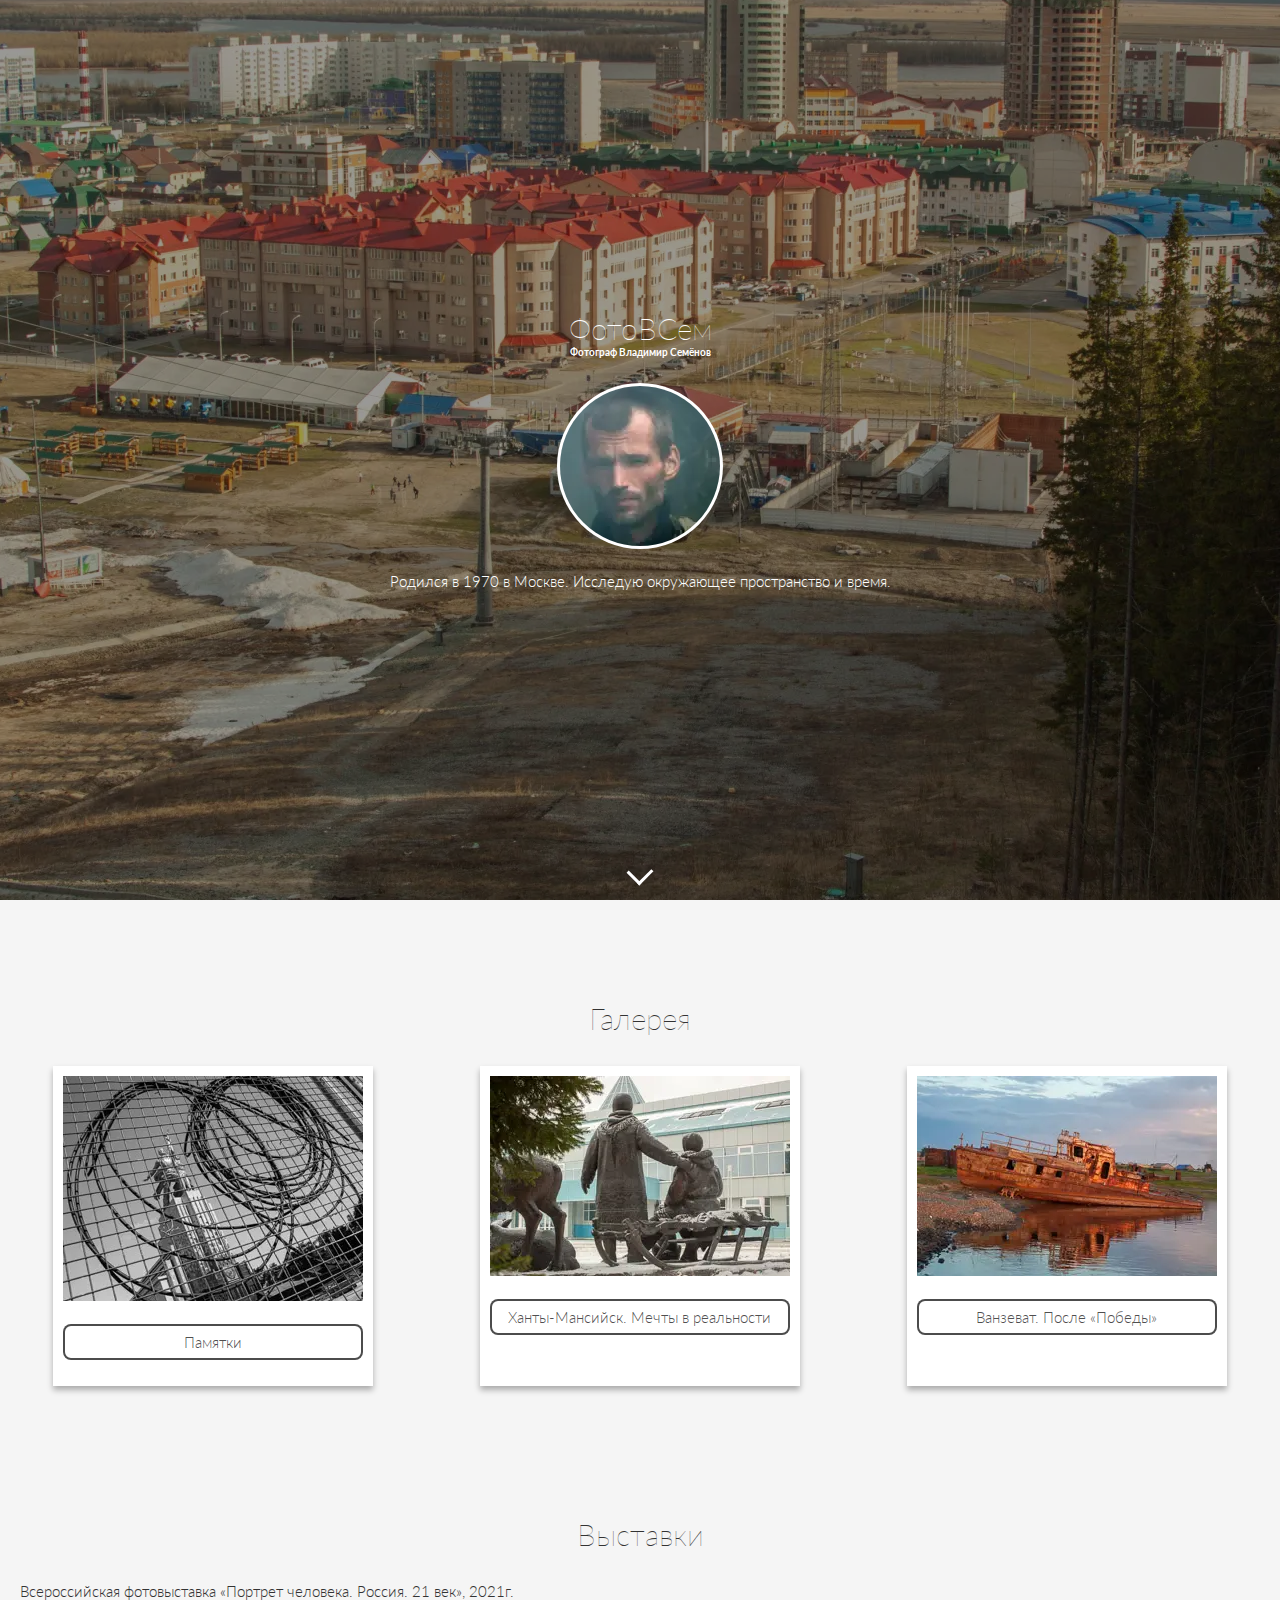
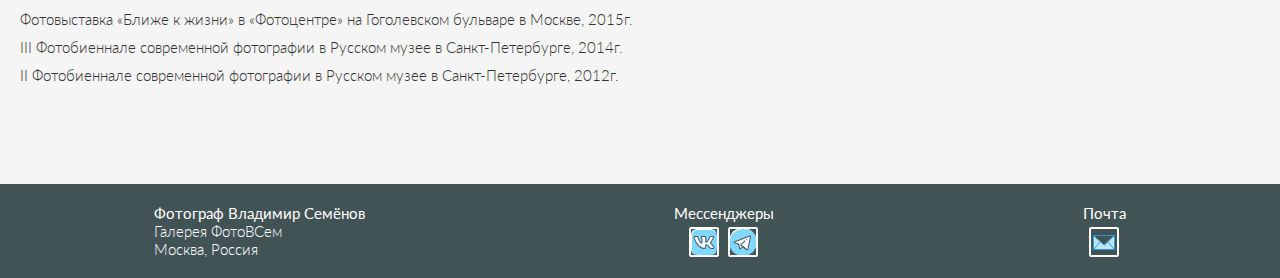
<file: index.html>
<!DOCTYPE html>
<html lang="ru">
  <head>
    <meta charset="utf-8">
    <meta name="viewport" content="width=device-width, initial-scale=1">
    <meta name="theme-color" content="#425356"/>  
    <title>Фотограф Владимир Семёнов – Галерея ФотоВСем (Портфолио)</title>
    <meta name="description" content="Родился в 1970 в Москве. Люблю ходить пешком и исследовать окружающее пространство и время. Галерея лучших работ. Заходите."/>
    <meta name="author" content="Владимир Семёнов"/>
    <link rel="icon" type="image/png" href="favicon.png">
    <link rel="icon" type="image/svg+xml" href="favicon.svg">
    <link href="css/style.css" rel="stylesheet">
    <script src="js/googleTagManager.js"></script>
    <!--[if lt IE 9]>
      <script src="https://oss.maxcdn.com/html5shiv/3.7.3/html5shiv.min.js"></script>
      <script src="https://oss.maxcdn.com/respond/1.4.2/respond.min.js"></script>
    <![endif]-->
  </head>
  <body class="background">
    <!-- Google Tag Manager (noscript) -->
    <noscript>
      <iframe class="gtm" src="https://www.googletagmanager.com/ns.html?id=GTM-PZ3Z97G"></iframe>
    </noscript>
    <!-- End Google Tag Manager (noscript) -->
    <header class="firstscreen" id="main-scroll">
      <div class="firstscreen-container">  
        <div class="firstscreen-content">
          <h1 class="firstscreen-content__title">Фотограф Владимир Семёнов</h1>
          <picture>
            <source media="(min-width: 992px)"
                    srcset="
                      img/VSem_avatar_160.webp 160w,
                      img/VSem_avatar_320.webp 320w"
                    sizes="160px">
            <source media="(min-width: 482px)"
                    srcset="
                      img/VSem_avatar_140.webp 140w,
                      img/VSem_avatar_280.webp 280w"
                    sizes="140px">
            <img class="firstscreen-content__photo"
                 src="img/VSem_avatar_120.webp"
                 srcset="
                      img/VSem_avatar_120.webp 120w,
                      img/VSem_avatar_240.webp 240w"
                 sizes="120px"
                 alt="Фотограф Владимир Семёнов">
          </picture>
          <p class="firstscreen-content__brand">ФотоВСем</p>
          <p class="firstscreen-content__about">Родился в 1970 в Москве. Исследую окружающее пространство и время.</p>
        </div>
        <a class="firstscreen-content__link" href="#myportfolio">Галерея</a>
      </div>
    </header>
    <main class="portfolio" id="myportfolio">
      <section class="portfolio-container">
        <h2 class="main__title">Галерея</h2>
        <ul class="portfolio__list">
          <li class="portfolio__work">
            <img src="img/memo.webp" width="300" height="225" alt="Памятки – Фотограф Владимир Семёнов, Москва, обложка фотосерии">
            <a href="memos.html">Памятки</a>
          </li>
          <li class="portfolio__work">
            <img src="img/hm.webp" width="300" height="200" alt="Ханты-Мансийск – Фотограф Владимир Семёнов, Ханты-Мансийск, обложка фотокниги">
            <a href="hm.html">Ханты-Мансийск. Мечты в реальности</a>
          </li>
          <li class="portfolio__work">
            <img src="img/vanzevat.webp" width="300" height="200" alt="Ванзеват – Фотограф Владимир Семёнов, Ванзеват, обложка фотокниги">
            <a href="vansevat.html">Ванзеват. После «Победы»</a>
          </li>
        </ul>
      </section>
      <section class="exhibitions">
        <h2 class="main__title">Выставки</h2>
        <ul class="exhibitions__list">
          <li>Всероссийская фотовыставка «Портрет человека. Россия. 21 век», 2021г.</li>
          <li>Фотовыставка «Ближе к жизни» в «Фотоцентре» на Гоголевском бульваре в Москве, 2015г.</li>
          <li>III Фотобиеннале современной фотографии в Русском музее в Санкт-Петербурге, 2014г.</li>
          <li>II Фотобиеннале современной фотографии в Русском музее в Санкт-Петербурге, 2012г.</li>
        </ul>
      </section>
    </main>
    <footer class="footer-content">
      <div class="footer-container">
        <div class="footer-content__aboutme">
          <p class="gallery"><strong>Фотограф Владимир Семёнов</strong></p>
          <p class="about-me">Галерея ФотоВСем</p>
          <p class="location">Москва, Россия</p>
        </div>
        <div class="footer-content__social">
          <p class="message"><strong>Мессенджеры</strong></p>
          <ul>
            <li>
              <a class="button social-button-vk" href="https://vk.me/semyonovladimir">ВКонтакте</a>
            </li>
            <li>
              <a class="button social-button-telegram" href="https://telegram.me/VladimirSemyonov">Телеграм</a>
            </li>
          </ul>
        </div>
        <div class="footer-content__contacts">
          <p class="email"><strong>Почта</strong></p>
          <ul>
            <li>
              <a class="button send-email-button" href="mailto:photovsem.hm@yandex.ru">Написать</a>
            </li>
          </ul>
        </div>
      </div>
    </footer>
  </body>
</html>
</file>
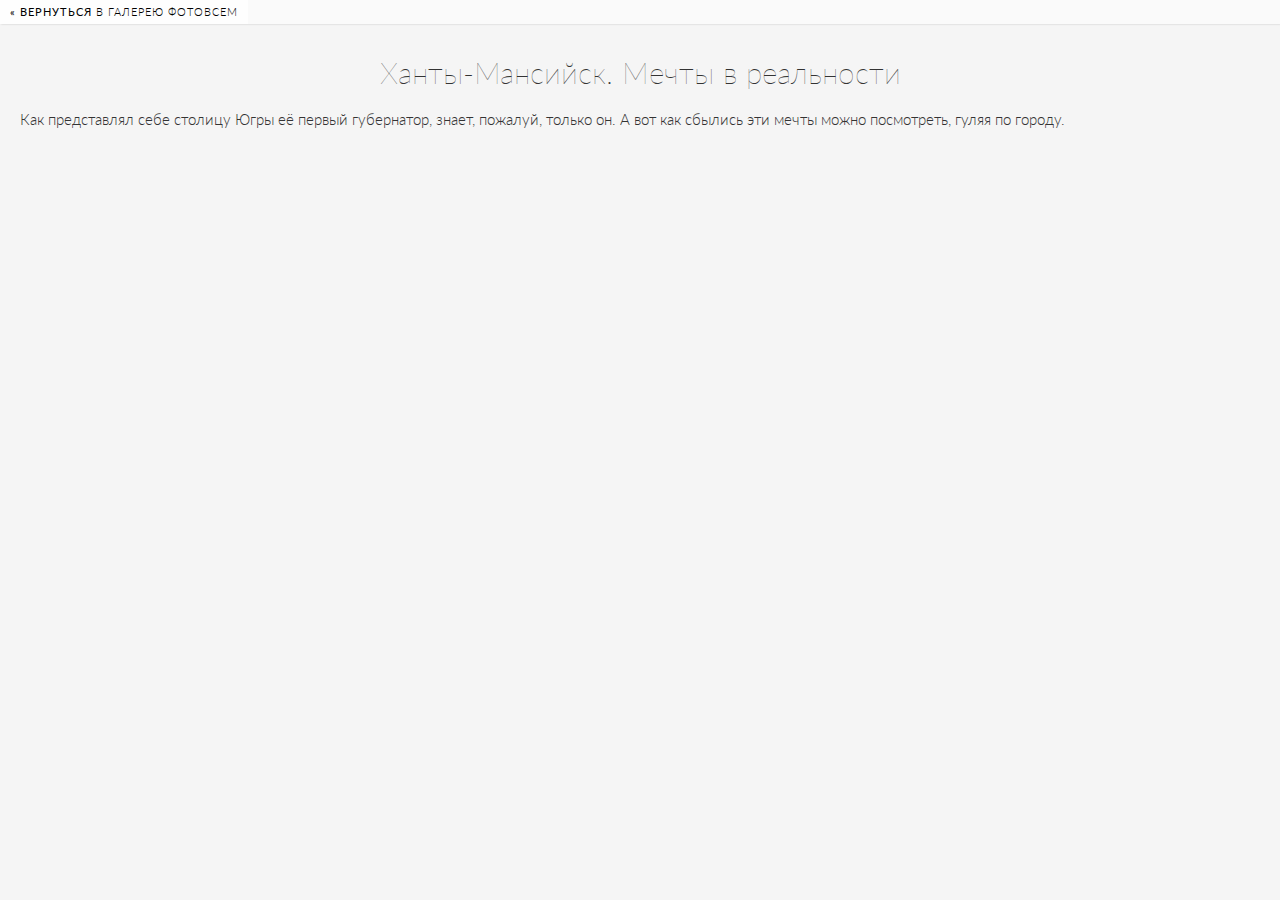
<file: hm.html>
<!DOCTYPE html>
<html lang="ru">
    <head>
		<meta charset="UTF-8"/>
		<meta name="viewport" content="width=device-width, initial-scale=1.0">
		<meta name="theme-color" content="#425356"/> 
        <title>Ханты-Мансийск – Фотограф Владимир Семёнов (Галерея ФотоВСем)</title>
        <meta name="description" content="Как представлял себе столицу Югры её первый губернатор знает, только он. А вот как сбылись эти мечты можно посмотреть гуляя по городу, 2021. Фотокнига."/>
        <meta name="author" content="Владимир Семёнов"/>
        <link rel="icon" type="image/png" href="favicon.png">
        <link rel="icon" type="image/svg+xml" href="favicon.svg"> 
        <link rel="stylesheet" type="text/css" href="css/style.css"/> 
		<script src="js/modernizr.custom.70736.js"></script>
		<noscript><link rel="stylesheet" type="text/css" href="css/noJS.css"/></noscript>
        <script src="js/googleTagManager.js"></script>
        <script src="https://vk.com/js/api/openapi.js?162"></script>
        <script src="js/vkOopenAPI.js"></script>
		<!--[if lte IE 7]><style>.main{display:none;} .support-note .note-ie{display:block;}</style><![endif]-->
    </head>
    <body class="background">
		<!-- Google Tag Manager (noscript) -->
		<noscript>
			<iframe class="gtm" src="https://www.googletagmanager.com/ns.html?id=GTM-PZ3Z97G"></iframe>
		</noscript>
		<!-- End Google Tag Manager (noscript) -->
		<div class="container">
			<header>
				<div class="codrops-top clearfix">
					<a href="index.html#myportfolio">
						<strong>&laquo; Вернуться</strong> в галерею ФотоВСем
					</a>
				</div>
			</header>
			<main class="main main-photobook">
				<section class="concept">
					<h1 class="main-title">Ханты-Мансийск. Мечты в реальности</h1>
					<p class="main-concept">Как представлял себе столицу Югры её первый губернатор, знает, пожалуй, только он. А вот как сбылись эти мечты можно посмотреть, гуляя по городу.</p>
				</section>
				<iframe class="photobook_html" src="https://online.pubhtml5.com/fncy/xlyp/"></iframe>
				<div class="vk-comments" id="vk_comments"></div>
			</main>	
			<script src="js/vkComments.js"></script>
		</div>
		</body>
	</html>
</file>
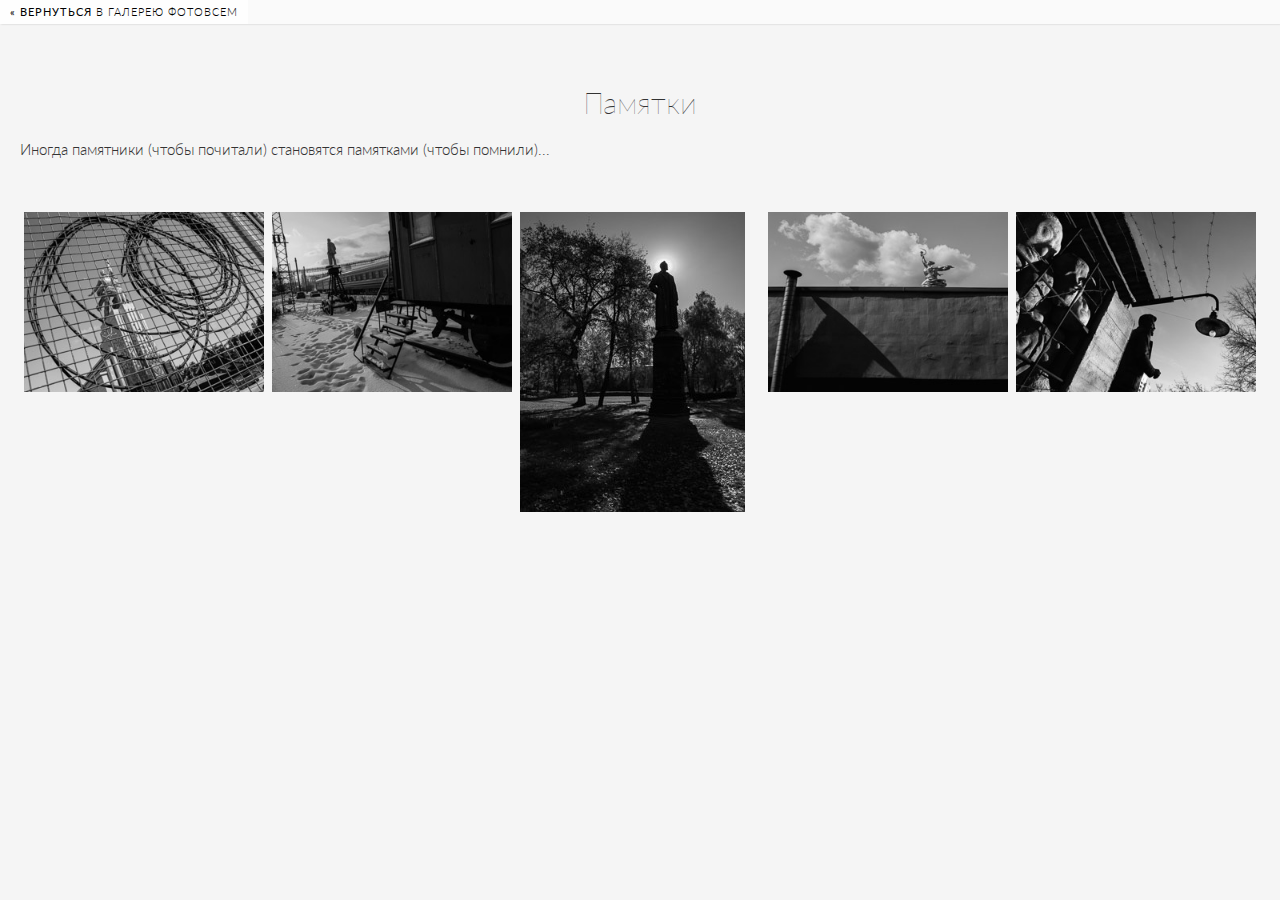
<file: memos.html>
<!DOCTYPE html>
<html lang="ru">
    <head>
		<meta charset="UTF-8"/>
		<meta name="viewport" content="width=device-width, initial-scale=1.0">
		<meta name="theme-color" content="#425356"/> 
        <title>Памятки - Фотограф Владимир Семёнов (Галерея ФотоВСем)</title>
        <meta name="description" content="Иногда памятники (чтобы почитали) становятся памятками (чтобы помнили). Москва. 2010-2011. Серия из 5-и чёно-белых фотографий. Заходите."/>
        <meta name="author" content="Владимир Семёнов"/>
        <link rel="icon" type="img/png" href="favicon.png">
	    <link rel="icon" type="img/svg+xml" href="favicon.svg"> 
        <link rel="stylesheet" type="text/css" href="css/style.css"/>
		<script src="js/modernizr.custom.70736.js"></script>
		<noscript><link rel="stylesheet" type="text/css" href="css/noJS.css"/></noscript>
	    <script src="js/googleTagManager.js"></script>
	    <script src="https://vk.com/js/api/openapi.js?162"></script>
        <script src="js/vkOopenAPI.js"></script>
		<!--[if lte IE 7]><style>.main{display:none;} .support-note .note-ie{display:block;}</style><![endif]-->
    </head>
    <body class="background">
		<!-- Google Tag Manager (noscript) -->
		<noscript>
			<iframe class="gtm" src="https://www.googletagmanager.com/ns.html?id=GTM-PZ3Z97G"></iframe>
		</noscript>
			<!-- End Google Tag Manager (noscript) -->
        <div class="container">
		
			<!-- Codrops top bar -->
            <div class="codrops-top clearfix">
                <a href="index.html#myportfolio">
                    <strong>&laquo; Вернуться</strong> в галерею ФотоВСем
                </a>
            </div>
            <!--/ Codrops top bar -->
			
			<div class="main">
				<header class="clearfix">
					<div class="support-note">
						<span class="note-ie">Sorry, only modern browsers.</span>
					</div>
				</header>
				<main>
					<section class="concept">
						<h1 class="main-title">Памятки</h1>
						<p class="main-concept">Иногда памятники (чтобы почитали) становятся памятками (чтобы помнили)...</p>
					</section>
				</main>
				
				<div class="gamma-container gamma-loading" id="gamma-container">

					<ul class="gamma-gallery">

						<li>
							<div data-alt="img03" data-description="<h3>Запутанная история</h3>" data-max-width="1800" data-max-height="1350">
								<div data-src="img/xxxlarge/reminders-1.jpg" data-min-width="1300"></div>
								<div data-src="img/xxlarge/reminders-1.jpg" data-min-width="1000"></div>
								<div data-src="img/xlarge/reminders-1.jpg" data-min-width="700"></div>
								<div data-src="img/large/reminders-1.jpg" data-min-width="300"></div>
								<div data-src="img/medium/reminders-1.jpg" data-min-width="200"></div>
								<div data-src="img/small/reminders-1.jpg" data-min-width="140"></div>
								<div data-src="img/xsmall/reminders-1.jpg"></div>
								<noscript>
									<img src="img/xsmall/reminders-1.jpg" alt="Запутанная история – Фотограф Владимир Семёнов, Москва"/>
								</noscript>
							</div>
						</li>
						<li>
							<div data-alt="img03" data-description="<h3>зАПАСНЫЙ ПУТЬ</h3>" data-max-width="1800" data-max-height="1350">
								<div data-src="img/xxxlarge/reminders-2.jpg" data-min-width="1300"></div>
								<div data-src="img/xxlarge/reminders-2.jpg" data-min-width="1000"></div>
								<div data-src="img/xlarge/reminders-2.jpg" data-min-width="700"></div>
								<div data-src="img/large/reminders-2.jpg" data-min-width="300"></div>
								<div data-src="img/medium/reminders-2.jpg" data-min-width="200"></div>
								<div data-src="img/small/reminders-2.jpg" data-min-width="140"></div>
								<div data-src="img/xsmall/reminders-2.jpg"></div>
								<noscript>
									<img src="img/xsmall/reminders-2.jpg" alt="зАПАСНЫЙ ПУТЬ – Фотограф Владимир Семёнов, Москва"/>
								</noscript>
							</div>
						</li>
						<li>
                            <div data-alt="img03" data-description="<h3>Затмение</h3>" data-max-width="1800" data-max-height="1350">
                                <div data-src="img/xxxlarge/reminders-3.jpg" data-min-width="1300"></div>
                                <div data-src="img/xxlarge/reminders-3.jpg" data-min-width="1000"></div>
                                <div data-src="img/xlarge/reminders-3.jpg" data-min-width="700"></div>
                                <div data-src="img/large/reminders-3.jpg" data-min-width="300"></div>
                                <div data-src="img/medium/reminders-3.jpg" data-min-width="200"></div>
                                <div data-src="img/small/reminders-3.jpg" data-min-width="140"></div>
                                <div data-src="img/xsmall/reminders-3.jpg"></div>
                                <noscript>
                                    <img src="img/xsmall/reminders-3.jpg" alt="Затмение – Фотограф Владимир Семёнов, Москва"/>
                                </noscript>
                            </div>
                        </li>
						<li>
							<div data-alt="img03" data-description="<h3>Не по Сеньке шляпка</h3>" data-max-width="1800" data-max-height="1350">
								<div data-src="img/xxxlarge/reminders-4.jpg" data-min-width="1300"></div>
								<div data-src="img/xxlarge/reminders-4.jpg" data-min-width="1000"></div>
								<div data-src="img/xlarge/reminders-4.jpg" data-min-width="700"></div>
								<div data-src="img/large/reminders-4.jpg" data-min-width="300"></div>
								<div data-src="img/medium/reminders-4.jpg" data-min-width="200"></div>
								<div data-src="img/small/reminders-4.jpg" data-min-width="140"></div>
								<div data-src="img/xsmall/reminders-4.jpg"></div>
								<noscript>
									<img src="img/xsmall/reminders-4.jpg" alt="Не по Сеньке шляпка – Фотограф Владимир Семёнов, Москва"/>
								</noscript>
							</div>
						</li>
						<li>
							<div data-alt="img03" data-description="<h3>ПроСВЕТление</h3>" data-max-width="1800" data-max-height="1350">
								<div data-src="img/xxxlarge/reminders-5.jpg" data-min-width="1300"></div>
								<div data-src="img/xxlarge/reminders-5.jpg" data-min-width="1000"></div>
								<div data-src="img/xlarge/reminders-5.jpg" data-min-width="700"></div>
								<div data-src="img/large/reminders-5.jpg" data-min-width="300"></div>
								<div data-src="img/medium/reminders-5.jpg" data-min-width="200"></div>
								<div data-src="img/small/reminders-5.jpg" data-min-width="140"></div>
								<div data-src="img/xsmall/reminders-5.jpg"></div>
								<noscript>
									<img src="img/xsmall/reminders-5.jpg" alt="ПроСВЕТление – Фотограф Владимир Семёнов, Москва"/>
								</noscript>
							</div>
						</li>
					</ul>

					<div class="gamma-overlay"></div>

					<div class="vk-comments" id="vk_comments"></div>

				</div>

			</div><!--/main-->
		</div>
		<script src="https://ajax.googleapis.com/ajax/libs/jquery/1.8.2/jquery.min.js"></script>
		<script src="js/jquery.masonry.min.js"></script>
		<script src="js/jquery.history.js"></script>
		<script src="js/js-url.min.js"></script>
		<script src="js/jquerypp.custom.js"></script>
		<script src="js/gamma.js"></script>
		<script src="js/gammaSettings.js"></script>
        <script src="js/vkComments.js"></script>
         	
	</body>
</html>
</file>
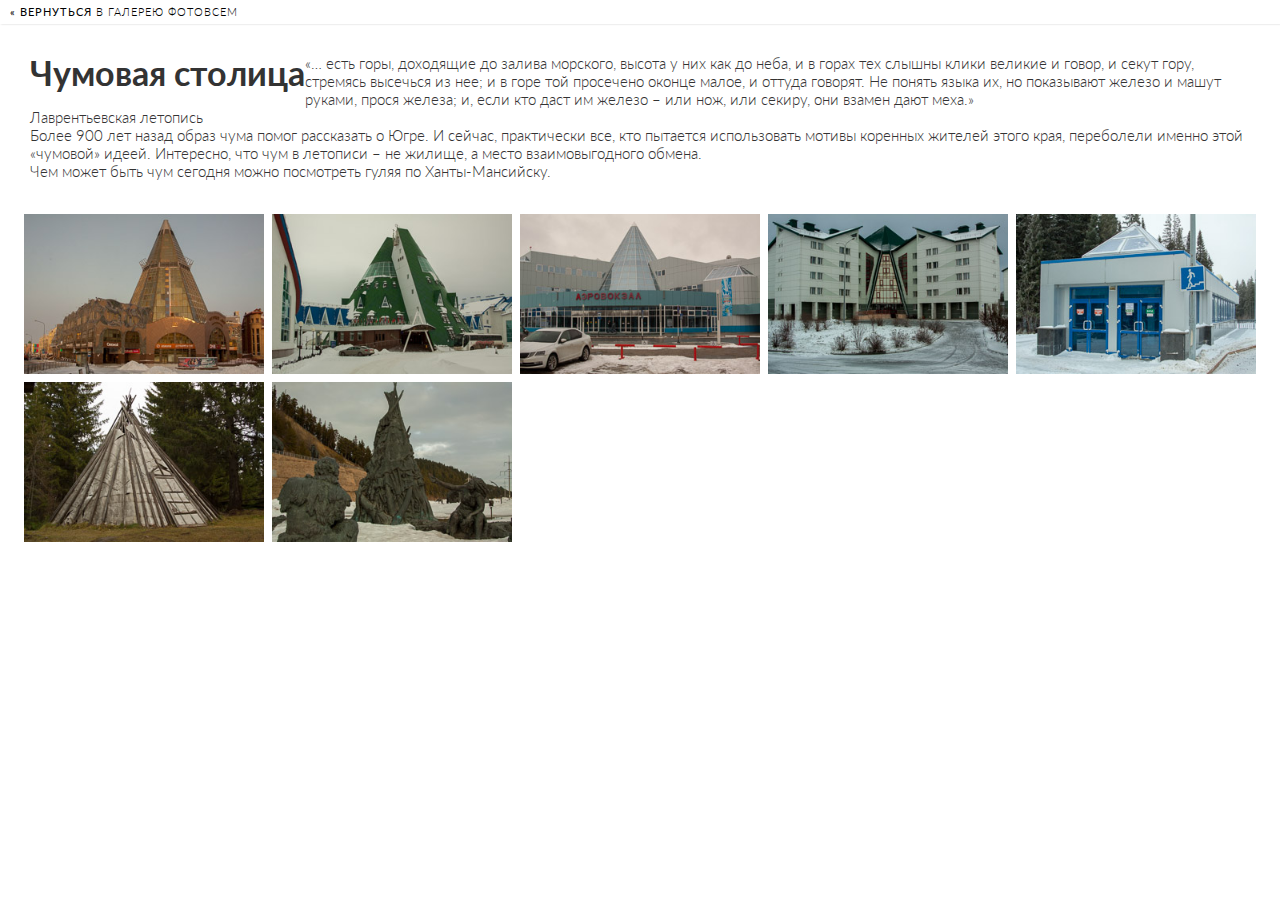
<file: tentCapital.html>
<!DOCTYPE html>
<html lang="ru">
    <head>
		<meta charset="UTF-8"/>
        <meta http-equiv="X-UA-Compatible" content="IE=edge,chrome=1"> 
		<meta name="viewport" content="width=device-width, initial-scale=1.0"> 
        <title>Чумовая столица. Ханты-Мансийск, 2016-2020гг. - Галерея ФотоВСем</title>
        <meta name="description" content="Какие образы мира у реальных политиков мы можем только догадываться. Зато мы можем увидеть образы политиков в реальном мире. Например, в Ханты-Мансийске"/>
        <meta name="author" content="Владимир Семёнов"/>
        <link rel="icon" type="image/png" href="favicon.png">
	    <link rel="icon" type="image/svg+xml" href="favicon.svg"> 
        <link rel="stylesheet" type="text/css" href="css/style.css"/>
		<script src="js/modernizr.custom.70736.js"></script>
		<noscript><link rel="stylesheet" type="text/css" href="css/noJS.css"/></noscript>
	    <script src="js/googleTagManager.js"></script>
	    <script type="text/javascript" src="https://vk.com/js/api/openapi.js?162"></script>
        <script type="text/javascript" src="js/vkOopenAPI.js"></script>
		<!--[if lte IE 7]><style>.main{display:none;} .support-note .note-ie{display:block;}</style><![endif]-->
    </head>
    <body>
        <div class="container">
		
			<!-- Codrops top bar -->
            <div class="codrops-top clearfix">
                <a href="index.html">
                    <strong>&laquo; Вернуться</strong> в галерею ФотоВСем
                </a>
            </div>
            <!--/ Codrops top bar -->
			
			<div class="main">
				<header class="clearfix">
				
					<h1>Чумовая столица</h1>
                    <div class="row">
                        <div class="quote col-6">
                        <blockquote>
                        «… есть горы, доходящие до залива морского, высота у них как до неба, и в горах тех слышны клики великие и говор, и секут гору, стремясь высечься из нее; и в горе той просечено оконце малое, и оттуда говорят. Не понять языка их, но показывают железо и машут руками, прося железа; и, если кто даст им железо – или нож, или секиру, они взамен дают меха.»
                        </blockquote>
                        <p>Лаврентьевская летопись</p>
                    </div>
                    </div>
                    <p>
                      Более 900 лет назад образ чума помог рассказать о Югре. И сейчас, практически все, кто пытается использовать мотивы коренных жителей этого края, переболели именно этой «чумовой» идеей. Интересно, что чум в летописи – не жилище, а место взаимовыгодного обмена. 
                    </p>
                    <p>Чем может быть чум сегодня можно посмотреть гуляя по Ханты-Мансийску.</p>

					<div class="support-note">
						<span class="note-ie">Sorry, only modern browsers.</span>
					</div>
					
				</header>
				
				<div class="gamma-container gamma-loading" id="gamma-container">

					<ul class="gamma-gallery">

						<li>
							<div data-alt="img03" data-description="<h3>Чум – Торговый центр</h3>" data-max-width="1800" data-max-height="1350">
								<div data-src="images/xxxlarge/tentCapital-1.jpg" data-min-width="1300"></div>
								<div data-src="images/xxlarge/tentCapital-1.jpg" data-min-width="1000"></div>
								<div data-src="images/xlarge/tentCapital-1.jpg" data-min-width="700"></div>
								<div data-src="images/large/tentCapital-1.jpg" data-min-width="300"></div>
								<div data-src="images/medium/tentCapital-1.jpg" data-min-width="200"></div>
								<div data-src="images/small/tentCapital-1.jpg" data-min-width="140"></div>
								<div data-src="images/xsmall/tentCapital-1.jpg"></div>
								<noscript>
									<img src="images/xsmall/tentCapital-1.jpg" alt="img03"/>
								</noscript>
							</div>
						</li>
						<li>
							<div data-alt="img03" data-description="<h3>Чум – гостиница</h3>" data-max-width="1800" data-max-height="1350">
								<div data-src="images/xxxlarge/tentCapital-2.jpg" data-min-width="1300"></div>
								<div data-src="images/xxlarge/tentCapital-2.jpg" data-min-width="1000"></div>
								<div data-src="images/xlarge/tentCapital-2.jpg" data-min-width="700"></div>
								<div data-src="images/large/tentCapital-2.jpg" data-min-width="300"></div>
								<div data-src="images/medium/tentCapital-2.jpg" data-min-width="200"></div>
								<div data-src="images/small/tentCapital-2.jpg" data-min-width="140"></div>
								<div data-src="images/xsmall/tentCapital-2.jpg"></div>
								<noscript>
									<img src="images/xsmall/tentCapital-2.jpg" alt="img03"/>
								</noscript>
							</div>
						</li>
						<li>
                            <div data-alt="img03" data-description="<h3>Чум – аэропорт</h3>" data-max-width="1800" data-max-height="1350">
                                <div data-src="images/xxxlarge/tentCapital-3.jpg" data-min-width="1300"></div>
                                <div data-src="images/xxlarge/tentCapital-3.jpg" data-min-width="1000"></div>
                                <div data-src="images/xlarge/tentCapital-3.jpg" data-min-width="700"></div>
                                <div data-src="images/large/tentCapital-3.jpg" data-min-width="300"></div>
                                <div data-src="images/medium/tentCapital-3.jpg" data-min-width="200"></div>
                                <div data-src="images/small/tentCapital-3.jpg" data-min-width="140"></div>
                                <div data-src="images/xsmall/tentCapital-3.jpg"></div>
                                <noscript>
                                    <img src="images/xsmall/tentCapital-3.jpg" alt="img03"/>
                                </noscript>
                            </div>
                        </li>
						<li>
							<div data-alt="img03" data-description="<h3>Чум – общежитие</h3>" data-max-width="1800" data-max-height="1350">
								<div data-src="images/xxxlarge/tentCapital-4.jpg" data-min-width="1300"></div>
								<div data-src="images/xxlarge/tentCapital-4.jpg" data-min-width="1000"></div>
								<div data-src="images/xlarge/tentCapital-4.jpg" data-min-width="700"></div>
								<div data-src="images/large/tentCapital-4.jpg" data-min-width="300"></div>
								<div data-src="images/medium/tentCapital-4.jpg" data-min-width="200"></div>
								<div data-src="images/small/tentCapital-4.jpg" data-min-width="140"></div>
								<div data-src="images/xsmall/tentCapital-4.jpg"></div>
								<noscript>
									<img src="images/xsmall/tentCapital-4.jpg" alt="img03"/>
								</noscript>
							</div>
						</li>
						<li>
							<div data-alt="img03" data-description="<h3>Чум – подземный переход</h3>" data-max-width="1800" data-max-height="1350">
								<div data-src="images/xxxlarge/tentCapital-5.jpg" data-min-width="1300"></div>
								<div data-src="images/xxlarge/tentCapital-5.jpg" data-min-width="1000"></div>
								<div data-src="images/xlarge/tentCapital-5.jpg" data-min-width="700"></div>
								<div data-src="images/large/tentCapital-5.jpg" data-min-width="300"></div>
								<div data-src="images/medium/tentCapital-5.jpg" data-min-width="200"></div>
								<div data-src="images/small/tentCapital-5.jpg" data-min-width="140"></div>
								<div data-src="images/xsmall/tentCapital-5.jpg"></div>
								<noscript>
									<img src="images/xsmall/tentCapital-5.jpg" alt="img03"/>
								</noscript>
							</div>
						</li>
                        <li>
                            <div data-alt="img03" data-description="<h3>Чум – музейный экспонат</h3>" data-max-width="1800" data-max-height="1350">
                                <div data-src="images/xxxlarge/tentCapital-6.jpg" data-min-width="1300"></div>
                                <div data-src="images/xxlarge/tentCapital-6.jpg" data-min-width="1000"></div>
                                <div data-src="images/xlarge/tentCapital-6.jpg" data-min-width="700"></div>
                                <div data-src="images/large/tentCapital-6.jpg" data-min-width="300"></div>
                                <div data-src="images/medium/tentCapital-6.jpg" data-min-width="200"></div>
                                <div data-src="images/small/tentCapital-6.jpg" data-min-width="140"></div>
                                <div data-src="images/xsmall/tentCapital-6.jpg"></div>
                                <noscript>
                                    <img src="images/xsmall/tentCapital-6.jpg" alt="img03"/>
                                </noscript>
                            </div>
                        </li>
                        <li>
                            <div data-alt="img03" data-description="<h3>Чум – скультура</h3>" data-max-width="1800" data-max-height="1350">
                                <div data-src="images/xxxlarge/tentCapital-7.jpg" data-min-width="1300"></div>
                                <div data-src="images/xxlarge/tentCapital-7.jpg" data-min-width="1000"></div>
                                <div data-src="images/xlarge/tentCapital-7.jpg" data-min-width="700"></div>
                                <div data-src="images/large/tentCapital-7.jpg" data-min-width="300"></div>
                                <div data-src="images/medium/tentCapital-7.jpg" data-min-width="200"></div>
                                <div data-src="images/small/tentCapital-7.jpg" data-min-width="140"></div>
                                <div data-src="images/xsmall/tentCapital-7.jpg"></div>
                                <noscript>
                                    <img src="images/xsmall/tentCapital-7.jpg" alt="img03"/>
                                </noscript>
                            </div>
                        </li>
					</ul>

					<div class="gamma-overlay"></div>

					<div class="vk-comments" id="vk_comments"></div>

				</div>

			</div>
		</div>
		<script src="https://ajax.googleapis.com/ajax/libs/jquery/1.8.2/jquery.min.js"></script>
		<script src="js/jquery.masonry.min.js"></script>
		<script src="js/jquery.history.js"></script>
		<script src="js/js-url.min.js"></script>
		<script src="js/jquerypp.custom.js"></script>
		<script src="js/gamma.js"></script>
		<script type="text/javascript">
			
			$(function() {

				var GammaSettings = {
						// order is important!
						viewport : [ {
							width : 1200,
							columns : 5
						}, {
							width : 900,
							columns : 4
						}, {
							width : 500,
							columns : 3
						}, { 
							width : 320,
							columns : 2
						}, { 
							width : 0,
							columns : 2
						} ]
				};

				Gamma.init( GammaSettings, fncallback );


				// Example how to add more items (just a dummy):

				var page = 0,
					items = ['<li><div data-alt="img03" data-description="<h3>Sky high</h3>" data-max-width="1800" data-max-height="1350"><div data-src="images/xxxlarge/3.jpg" data-min-width="1300"></div><div data-src="images/xxlarge/3.jpg" data-min-width="1000"></div><div data-src="images/xlarge/3.jpg" data-min-width="700"></div><div data-src="images/large/3.jpg" data-min-width="300"></div><div data-src="images/medium/3.jpg" data-min-width="200"></div><div data-src="images/small/3.jpg" data-min-width="140"></div><div data-src="images/xsmall/3.jpg"></div><noscript><img src="images/xsmall/3.jpg" alt="img03"/></noscript></div></li><li><div data-alt="img03" data-description="<h3>Sky high</h3>" data-max-width="1800" data-max-height="1350"><div data-src="images/xxxlarge/3.jpg" data-min-width="1300"></div><div data-src="images/xxlarge/3.jpg" data-min-width="1000"></div><div data-src="images/xlarge/3.jpg" data-min-width="700"></div><div data-src="images/large/3.jpg" data-min-width="300"></div><div data-src="images/medium/3.jpg" data-min-width="200"></div><div data-src="images/small/3.jpg" data-min-width="140"></div><div data-src="images/xsmall/3.jpg"></div><noscript><img src="images/xsmall/3.jpg" alt="img03"/></noscript></div></li><li><div data-alt="img03" data-description="<h3>Sky high</h3>" data-max-width="1800" data-max-height="1350"><div data-src="images/xxxlarge/3.jpg" data-min-width="1300"></div><div data-src="images/xxlarge/3.jpg" data-min-width="1000"></div><div data-src="images/xlarge/3.jpg" data-min-width="700"></div><div data-src="images/large/3.jpg" data-min-width="300"></div><div data-src="images/medium/3.jpg" data-min-width="200"></div><div data-src="images/small/3.jpg" data-min-width="140"></div><div data-src="images/xsmall/3.jpg"></div><noscript><img src="images/xsmall/3.jpg" alt="img03"/></noscript></div></li><li><div data-alt="img03" data-description="<h3>Sky high</h3>" data-max-width="1800" data-max-height="1350"><div data-src="images/xxxlarge/3.jpg" data-min-width="1300"></div><div data-src="images/xxlarge/3.jpg" data-min-width="1000"></div><div data-src="images/xlarge/3.jpg" data-min-width="700"></div><div data-src="images/large/3.jpg" data-min-width="300"></div><div data-src="images/medium/3.jpg" data-min-width="200"></div><div data-src="images/small/3.jpg" data-min-width="140"></div><div data-src="images/xsmall/3.jpg"></div><noscript><img src="images/xsmall/3.jpg" alt="img03"/></noscript></div></li><li><div data-alt="img03" data-description="<h3>Sky high</h3>" data-max-width="1800" data-max-height="1350"><div data-src="images/xxxlarge/3.jpg" data-min-width="1300"></div><div data-src="images/xxlarge/3.jpg" data-min-width="1000"></div><div data-src="images/xlarge/3.jpg" data-min-width="700"></div><div data-src="images/large/3.jpg" data-min-width="300"></div><div data-src="images/medium/3.jpg" data-min-width="200"></div><div data-src="images/small/3.jpg" data-min-width="140"></div><div data-src="images/xsmall/3.jpg"></div><noscript><img src="images/xsmall/3.jpg" alt="img03"/></noscript></div></li>']

				function fncallback() {

					$( '#loadmore' ).show().on( 'click', function() {

						++page;
						var newitems = items[page-1]
						if( page <= 1 ) {
							
							Gamma.add( $( newitems ) );

						}
						if( page === 1 ) {

							$( this ).remove();

						}

					} );

				}

			});

		</script>

		<noscript>
        	<iframe src="https://www.googletagmanager.com/ns.html?id=GTM-PZ3Z97G" height="0" width="0" style="display:none;visibility:hidden"></iframe>
    	</noscript>

        <script src="js/vkComments.js"></script>
         	
	</body>
</html>
</file>
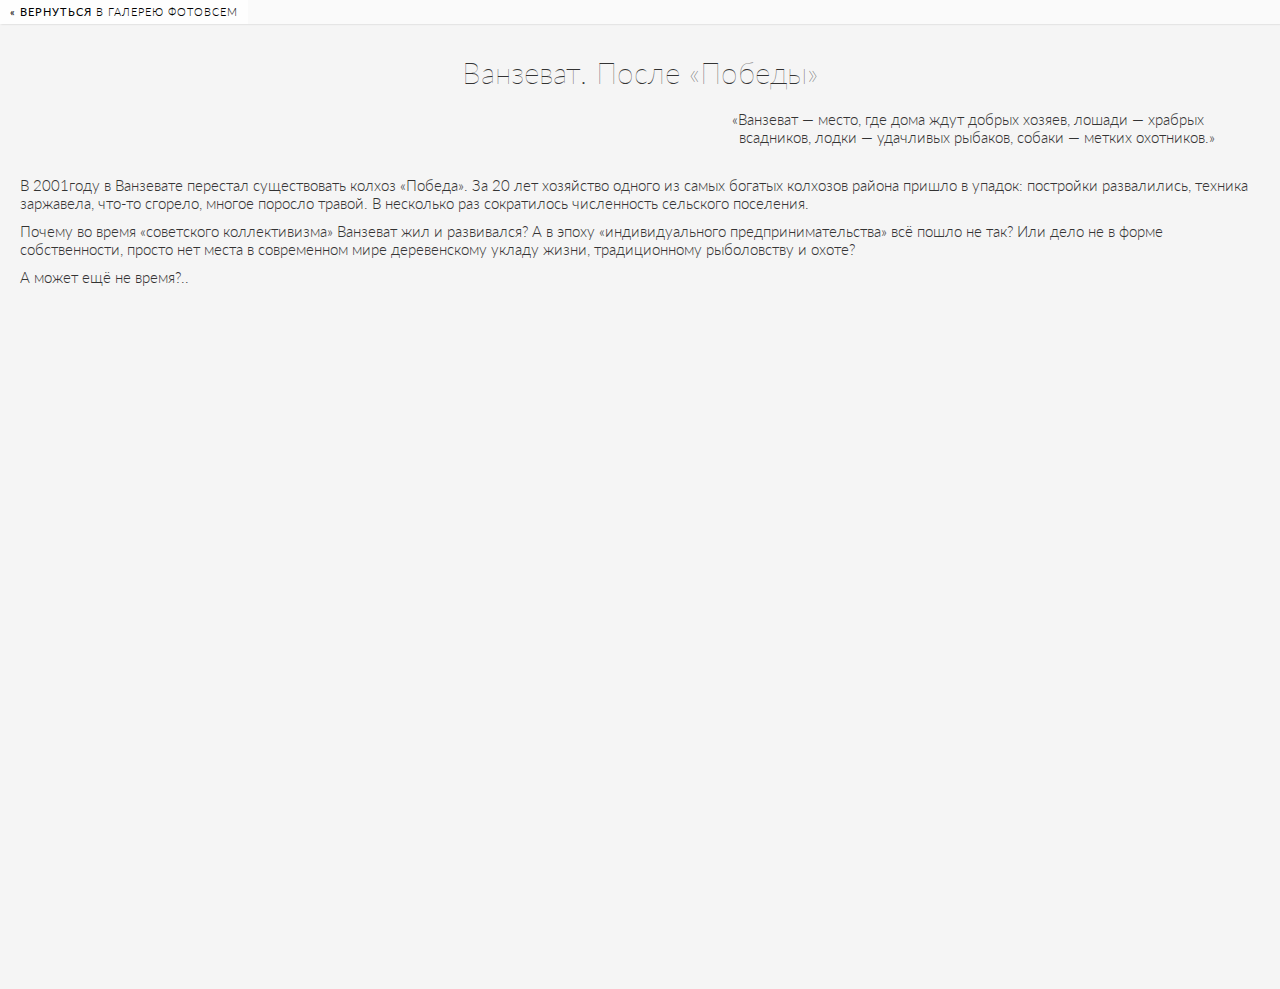
<file: vansevat.html>
<!DOCTYPE html>
<html lang="ru">
    <head>
		<meta charset="UTF-8"/>
		<meta name="viewport" content="width=device-width, initial-scale=1.0">
		<meta name="theme-color" content="#425356"/> 
        <title>Ванзеват - Фотограф Владимир Семёнов (Галерея ФотоВСем)</title>
        <meta name="description" content="Ванзеват — место, где дома ждут добрых хозяев, лошади — храбрых всадников, лодки — удачливых рыбаков, собаки — метких охотников. 2021. Фотокнига."/>
        <meta name="author" content="Владимир Семёнов"/>
        <link rel="icon" type="image/png" href="favicon.png">
        <link rel="icon" type="image/svg+xml" href="favicon.svg"> 
        <link rel="stylesheet" type="text/css" href="css/style.css"/> 
		<script src="js/modernizr.custom.70736.js"></script>
		<noscript><link rel="stylesheet" type="text/css" href="css/noJS.css"/></noscript>
        <script src="js/googleTagManager.js"></script>
        <script src="https://vk.com/js/api/openapi.js?162"></script>
        <script src="js/vkOopenAPI.js"></script>
		<!--[if lte IE 7]><style>.main{display:none;} .support-note .note-ie{display:block;}</style><![endif]-->
    </head>
    <body class="background">
		<!-- Google Tag Manager (noscript) -->
		<noscript>
			<iframe class="gtm" src="https://www.googletagmanager.com/ns.html?id=GTM-PZ3Z97G"></iframe>
		</noscript>
		<!-- End Google Tag Manager (noscript) -->
		<div class="container">
			<header>
				<div class="codrops-top clearfix">
					<a href="index.html#myportfolio">
						<strong>&laquo; Вернуться</strong> в галерею ФотоВСем
					</a>
				</div>
			</header>
			<main class="main main-photobook">
				<section class="concept">
					<h1 class="main-title">Ванзеват. После «Победы»</h1>
					<q class="concept-citation">Ванзеват — место, где дома ждут добрых хозяев, лошади — храбрых всадников, лодки — удачливых рыбаков, собаки — метких охотников.</q>
					<p class="main-concept">В 2001году в Ванзевате перестал существовать колхоз «Победа». За 20 лет хозяйство одного из самых богатых колхозов района пришло в упадок: постройки развалились, техника заржавела, что-то сгорело, многое поросло травой. В несколько раз сократилось численность сельского поселения.</p>
					<p class="main-concept">Почему во время «советского коллективизма» Ванзеват жил и развивался? А в эпоху «индивидуального предпринимательства» всё пошло не так? Или дело не в форме собственности, просто нет места в современном мире деревенскому укладу жизни, традиционному рыболовству и охоте?</p>
					<p class="main-concept">А может ещё не время?..</p>
				</section>
				<iframe class="photobook_html" src="https://online.pubhtml5.com/fncy/mmoo/"></iframe>
				<div class="vk-comments" id="vk_comments"></div>
			</main>	
			<script src="js/vkComments.js"></script>
		</div>
	</body>
</html>
</file>
<file: css/style.css>
@import url('demo.css');

/* Entypo Icon Font */
@font-face {
  font-family: 'entypo-selected';
  src: url("../font/entypo-selected.eot");
  src: 
	  url("../font/entypo-selected.eot?#iefix") format('embedded-opentype'), 
	  url("../font/entypo-selected.woff") format('woff'), 
	  url("../font/entypo-selected.ttf") format('truetype'), 
	  url("../font/entypo-selected.svg#entypo-selected") format('svg');
  font-weight: normal;
  font-style: normal;
  font-display: swap;
}

/* Gamma Gallery Style */

.gamma-container {
	min-height: 200px;
}

.gamma-gallery {
	list-style-type: none;
	padding: 0;
	margin: 0;
	width: 100%;
	position: relative;
}

/* http://nicolasgallagher.com/micro-clearfix-hack/ */
.gamma-gallery:before,
.gamma-gallery:after {
    content: " ";
    display: table;
}

.gamma-gallery:after {
    clear: both;
}

/**
 * For IE 6/7 only
 * Include this rule to trigger hasLayout and contain floats.
.gamma-gallery {
    *zoom: 1;
}
 */

.gamma-gallery li {
	display: block;
	position: relative;
	cursor: pointer;
	float: left;
	padding: 4px;
}

.gamma-gallery li img {
	max-width: 100%;
	width: auto;
	height: auto;
	display: block;
}

.gamma-description {
	background: #fff;
	background: rgba(255, 255, 255, 0.6);
	position: absolute;
	top: 20px;
	left: 20px;
	bottom: 20px;
	right: 20px;
	text-align: center;
	-ms-filter:"progid:DXImageTransform.Microsoft.Alpha(Opacity=0)";
	filter: alpha(opacity=0);
	opacity: 0;
	-webkit-transition: opacity 0.4s ease-in-out;
	-moz-transition: opacity 0.4s ease-in-out;
	-ms-transition: opacity 0.4s ease-in-out;
	-o-transition: opacity 0.4s ease-in-out;
	transition: opacity 0.4s ease-in-out;
}

.no-touch .gamma-gallery li:hover .gamma-description {
	-ms-filter:"progid:DXImageTransform.Microsoft.Alpha(Opacity=80)";
	filter: alpha(opacity=80);
	opacity: 1;
}
 
.gamma-description:before {
	content: '';
	height: 100%;
}

.gamma-description:before,
.gamma-description h3 {
	display: inline-block;
	vertical-align: middle;
}

.gamma-description h3 {
	width: 100%;
	padding: 0 20px;
	font-weight: 400;
	text-transform: uppercase;
	font-size: 16px;
	letter-spacing: 2px;
}

.gamma-buttons {
	position: absolute;
	top: 10px;
	right: 10px;
	z-index: 10001;
}

.gamma-buttons button {
	float: left;
	background: #333;
	color: #fff;
	display: block;
	width: 30px;
	height: 30px;
	font-size: 14px;
	margin-left: 5px;
	cursor: pointer;
	border: none;
	outline: none;
}

.gamma-buttons button:before,
.gamma-nav span:before {
	font-family: 'entypo-selected';
	font-style: normal;
	font-weight: normal;
	speak: none;
	display: block;
	text-align: center;
	opacity: 0.7;
	outline: none;
}

.no-touch .gamma-buttons button:hover {
	background: #666;
}

button.gamma-btn-close:before {
	content: '\2715';
}

button.gamma-btn-ssplay:before {
	content: '\25b6';
}

button.gamma-btn-sspause:before {
	content: '\2389';
}

.gamma-single-view {
	position: fixed;
	top: 0;
	left: 0;
	width: 100%;
	height: 100%;	
	z-index: 10000;
	text-align: center;
	display:none;
}

.gamma-overlay {
	background: #000;
	position: fixed;
	top: 0;
	left: 0;
	width: 100%;
	height: 100%;
	opacity: 0;
	display: none;
	z-index: 9999;
}

.gamma-single-view img {
	position: absolute;
	cursor: pointer;
}

.gamma-description-wrapper {
	background: rgba(0,0,0,0.7);
	position: absolute;
	bottom: 0px;
	left: 0px;
	right: 0px;
	z-index: 10;
	padding: 5px 0;
}

.gamma-single-view .gamma-description {
	background: transparent;
	position: relative;
	bottom: auto;
	left: auto;
	right: auto;
	top: auto;
}

.gamma-single-view .gamma-description h3 {
	font-size: 15px;
	padding: 5px 0;
	color: #fff;
}

.gamma-nav span {
	position: absolute;
	display: block;
	width: 20px;
	height: 38px;
	top: 50%;
	margin-top: -19px;
	left: 20px;
	cursor: pointer;
	text-align: center;
	-webkit-transition: all 0.3s ease;
	-moz-transition: all 0.3s ease;
	-ms-transition: all 0.3s ease;
	-o-transition: all 0.3s ease;
	transition: all 0.3s ease;
}

.gamma-nav span.gamma-next {
	left: auto;
	right: 20px;
}

.gamma-nav span:before {
	color: #fff;
	opacity: 0.7;
	font-size: 40px;
}

.gamma-nav span:hover:before {
	opacity: 1;
}

.gamma-nav span:before {
	display: block;
	margin: 0;
	width: auto;
}

.gamma-nav span.gamma-prev:before {
	content: '\e75d';
}

.gamma-nav span.gamma-next:before {
	content: '\e75e';
}

.gamma-img-fly {
	position: absolute;
	top: 0;
	left: 0;
	z-index: 99999;
}

/* Loaders */

.gamma-loading {
	background: transparent url(../images/loader_light.gif) no-repeat center center;
}

.gamma-single-view.gamma-loading {
	background: transparent url(../images/loader_dark.gif) no-repeat center center;
}


/* Make some things unselectable. Remove where selection is needed: */

.gamma-container img,
.gamma-nav span,
.gamma-buttons button,
.gamma-description-wrapper,
.gamma-description,
.gamma-description h3 {
	-webkit-touch-callout: none;
	-webkit-user-select: none;
	-khtml-user-select: none;
	-moz-user-select: none;
	-ms-user-select: none;
	user-select: none;
}

@media screen and (max-width: 750px) {

	.gamma-description {
		top: 10px;
		left: 10px;
		bottom: 10px;
		right: 10px;
	}

	.gamma-description h3 {
		font-size: 14px;
		padding: 0 5px;
	}

}

@media screen and (max-width: 500px) {

	.gamma-buttons {
		float: left;
		clear: both;
	}

}

/* Photographer Vladimir Semyonov */

html {
    font-family:"OpenSans-Regular", "Helvetica", sans-serif;
    font-size: 10px;
    scroll-behavior: smooth;
}

.background {
	background-color: #f5f5f5;
}

.firstscreen {
    position:relative;
    display: flex;
    justify-content: center;
    color:#ffffff;
    height:100vh;
    background:#9bc3ca url(../img/firstscreen_bg_480.webp) center center no-repeat;
    background-attachment:fixed;
}

.firstscreen::before {
    content:"";
    position:absolute;
    width:100%;
    height:100%;
    background-color:rgba(0, 0, 0, 0.4);
}

.firstscreen-container {
    position: relative;
    display:flex;
    flex-direction: column;
    justify-content: center;
    padding: 0 2rem;
}

.firstscreen-content {
    display:flex;
    flex-direction: column;
    align-items: center;

}

.firstscreen-content__title {
    margin: 0;
    margin-block-end: 2.5em;
    font-size:1rem;
}

.firstscreen-content__photo {
	padding: 0.3rem;
    background-color: #fff;
    border-radius: 50%;
}

.firstscreen-content__brand {
    order: -1;
    font-size: 3rem;
    font-weight: lighter;
    margin-block: 0;
}

.firstscreen-content__about {
	margin-top: 2rem;
}

.firstscreen-content__link {
    position: absolute;
    display: inline-block;
	font-size: 0;
	text-align: center;
    margin-left: -25px;
    bottom: 0; 
    width: 50px;
    height: 50px;
    left: 50%;
    border: 2px solid transparent;
    border-radius: 50%;
}

.firstscreen-content__link::before {
    border-bottom: 3px solid #ffffff;
    border-left: 3px solid #ffffff;
    content: "";
    height: 15px;
    left: 13px;
    position: absolute;
    top: 11px;
    transform: rotate(-45deg);
    width: 17px;
}

.portfolio {
    margin-top: 10rem;
}

.gtm {
	display: none;
    width:0;
    height:0;
    overflow: hidden;
}

.main__title {
    text-align: center;
    font-size: 3rem;
    font-weight: lighter;
}

.portfolio__list {
    display: flex;
    flex-wrap: wrap;
    justify-content: space-around;
    margin: 0;
	margin-top: 3rem;
    padding: 0;
}

.portfolio__work {
    display: inline-block;
    height: 320px;
    margin-bottom: 3rem;
    padding: 10px 10px 20px;
    text-align: center;
    background: #ffffff;
    box-sizing: border-box;
    box-shadow: 0 4px 6px rgba(0, 0, 0, .3);
    transition: all .20s linear;
}

.portfolio__work:hover {
    transform: scale(1.2);
    z-index: 10;
    box-shadow: 0 10px 20px rgba(0, 0, 0, .7);
    text-decoration: none;
    border: none;
}

.portfolio__work a {
    display: block;
    margin-top: 2rem;
    font-size: 1.5rem;
    text-decoration: none;
    background:#ffffff;
    color:rgba(0, 0, 0, .7); 
    padding: 0.7rem 1.4rem;
    border: 0.2rem solid rgba(0, 0, 0, .7);
    border-radius: 8px;
}

.portfolio__work a:hover {
    background-color:rgba(0, 0, 0, .7);
    color: white;
}

.exhibitions {
    margin-top: 10rem;
	padding: 0 2rem;
}

.exhibitions__list {
	margin: 0;
    margin-top: 3rem;
    padding: 0;
	list-style-type: none;
}

.exhibitions__list li {
	margin-top: 1rem;
	margin-bottom: 1rem;
}

.footer-content {
    margin-top: 10rem;
    padding-top: 1rem;
    padding-bottom: 2rem;
    color: #ffffff;
    background-color: #425356;
}

.footer-container {
    display: flex;
    flex-wrap: wrap;
    justify-content: space-around;
}

.gallery, .message, .email {
	margin-top: 1rem;
    font-size: 1.5rem;
}

.footer-content__social, .footer-content__contacts {
    text-align: center;
}

.footer-content__social ul, .footer-content__contacts ul {
    margin: 0;
    padding: 0;
}

.footer-content__social li, .footer-content__contacts li {
	margin: 0.5rem 0.25rem 0 0.25rem;
    display: inline-block;
    list-style-type: none;
}

.button {
    
    border: 2px solid #ffffff;
    border-radius: 2px;
    display: inline-block;
    font-size: 0;
	width: 3rem;
    height: 3rem;
    margin: 0;
    transition: 0.2s;
    vertical-align: top;
}

.social-button-vk {
    background: url(../img/logo_vk_icon.svg) no-repeat center;
}

.social-button-vk:hover {
    background: #ffffff url(../img/logo_vk_icon.svg) no-repeat center;
}

.social-button-skype {
    background: url(../img/logo_skype_icon.svg) no-repeat center;
}

.social-button-skype:hover {
    background: #ffffff url(../img/logo_skype_icon.svg) no-repeat center;
}

.social-button-telegram {
    background: url(../img/logo_telegram_icon.svg) no-repeat center;
}

.social-button-telegram:hover {
    background: #ffffff url(../img/logo_telegram_icon.svg) no-repeat center;
}

.send-email-button {
    background: url(../img/send_mail.svg) no-repeat center;
}

.send-email-button:hover {
    background: #ffffff url(../img/send_mail.svg) no-repeat center;
}

/* Photoseries */

.concept {
	margin-bottom: 5rem;
	text-align: left;
}

.concept-citation {
	display: block;
	width: 42%;
	margin-left: auto;
	margin-bottom: 3rem;
	text-indent: -0.75rem;
}

.main-title {
	text-align: center;
    margin-bottom: 2rem;
}

.main-concept {
    margin-bottom: 1rem;
}

.main-photobook {
    text-align: center; 
}

.photobook_html {
    width:400px;
    height:250px;
	background-color: transparent;
    border: 0px none transparent;
    padding: 0px;
    overflow: hidden;
}

.vk-comments {
    margin-top: 5rem;
}

/* Pages-404 */

.container-404 {
	display: flex;
	flex-direction: column;
	justify-content: center;
	height: 100vh;
	padding: 0 2rem;
	text-align: center;
	background-color: #f5f5f5;
}

.fault-code {
    margin-block-start: 1em;
    margin-block-end: 1em;
	font-weight: 300;
    font-size: 0.9rem;
	order: 1;
}

.main-title {
	order: -1;
    font-size: 3rem;
    font-weight: lighter;
}

.fault {
	margin-block-start: 4em;
    margin-block-end: 4em;
	background-color: #f5f5f5;
	box-shadow: none;
}

@media (min-width: 482px) {
	.firstscreen {
        background-image: url(../img/firstscreen_bg_1024.webp);
    }

    .photobook_html {
        width:700px;
        height:400px;
    }
}

@media (min-width: 992px) {
	.firstscreen {
        background-image: url(../img/firstscreen_bg_1200.webp);
    }

    .photobook_html {
        width:900px;
        height:500px;
    }
}
</file>
<file: css/noJS.css>
.gamma-loading {
	background-image: none;
}
</file>
